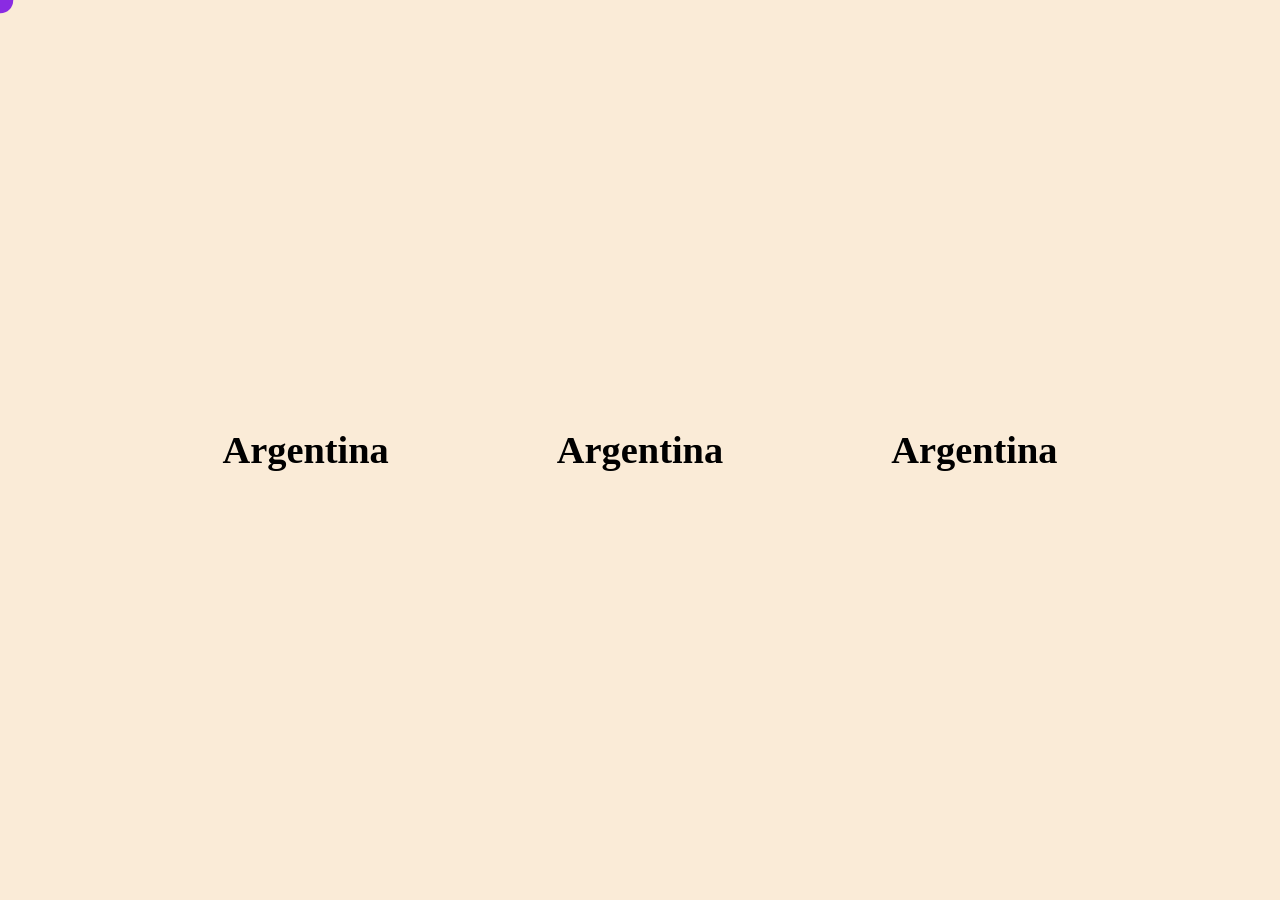
<file: circleanimation_9/index.html>
<!DOCTYPE html>
<html lang="en">
<head>
    <meta charset="UTF-8">
    <meta name="viewport" content="width=device-width, initial-scale=1.0">
    <title>Document</title>
    <link rel="stylesheet" href="style.css">
</head>
<body>
    
    <div class="main">
        <div class="circle"></div>
      <div class="frames">
        <div class="frames">
            <div class="frame">
           <span>Argentina</span>
           <span>Germany</span>
       </div>
          </div>
          <div class="frames">
            <div class="frame">
           <span>Argentina</span>
           <span>Germany</span>
       </div>
          </div>
          <div class="frames">
            <div class="frame">
           <span>Argentina</span>
           <span>Germany</span>
       </div>
          </div>
      </div>
    </div>





    <script src="https://cdnjs.cloudflare.com/ajax/libs/gsap/3.12.4/gsap.min.js" integrity="sha512-EZI2cBcGPnmR89wTgVnN3602Yyi7muWo8y1B3a8WmIv1J9tYG+udH4LvmYjLiGp37yHB7FfaPBo8ly178m9g4Q==" crossorigin="anonymous" referrerpolicy="no-referrer"></script>
    <script src="script.js"></script>
</body>
</html>
</file>
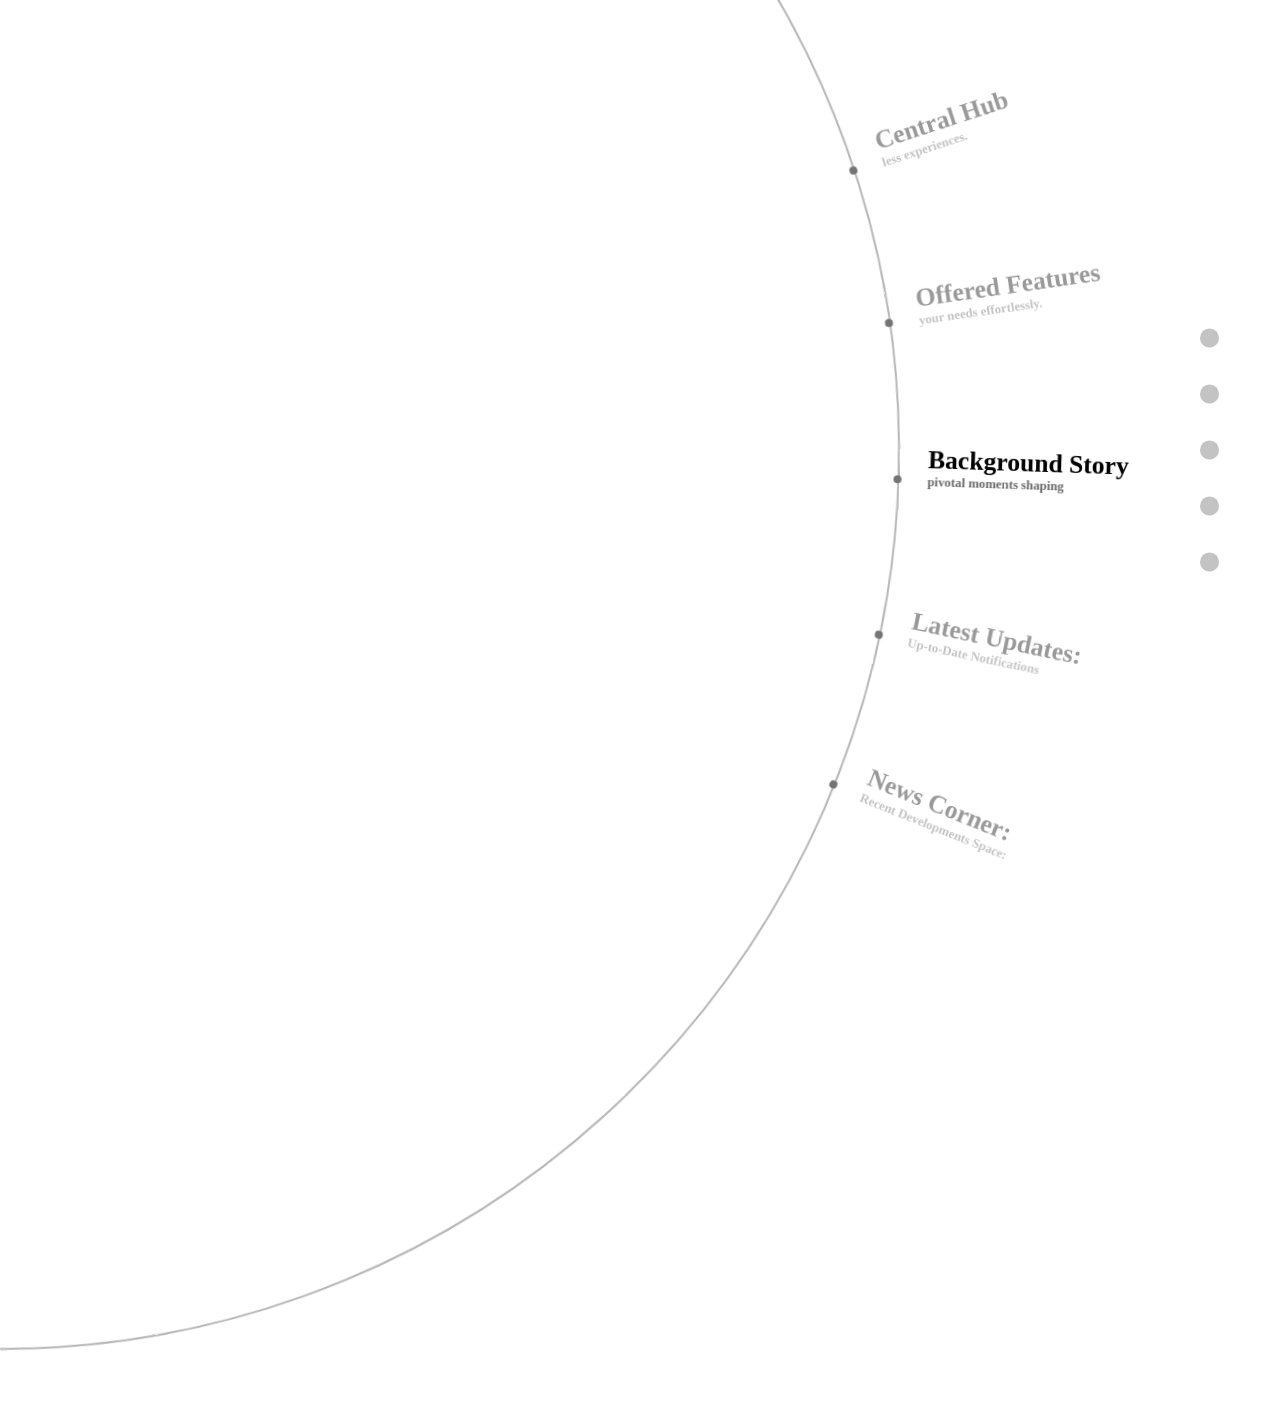
<file: circular_navs_8/index.html>
<!DOCTYPE html>
<html lang="en">
<head>
    <meta charset="UTF-8">
    <meta name="viewport" content="width=device-width, initial-scale=1.0">
    <title>Document</title>
    <link rel="stylesheet" href="style.css">
</head>
<body>
    
    <div class="main">
        <div class="circle">
            <div class="stripe str1">
                <div class="first">
                    <div class="smcircle"></div>
                </div>
                <div class="sec">
                    <h4>Central Hub</h4>
                    <h6>less experiences.</h6>
                </div>
            </div>
            <div class="stripe str2">
                <div class="first">
                    <div class="smcircle"></div>
                </div>
                <div class="sec">
                    <h4>Offered Features</h4>
                    <h6>your needs effortlessly.</h6>
                </div>
            </div>
            <div class="stripe str3">
                <div class="first">
                    <div class="smcircle"></div>
                </div>
                <div class="sec">
                    <h4>Background Story</h4>
                    <h6>pivotal moments shaping</h6>
                </div>
            </div>
            <div class="stripe str4">
                <div class="first">
                    <div class="smcircle"></div>
                </div>
                <div class="sec">
                    <h4>Latest Updates:</h4>
                    <h6>Up-to-Date Notifications</h6>
                </div>
            </div>
            <div class="stripe str5">
                <div class="first">
                    <div class="smcircle"></div>
                </div>
                <div class="sec">
                    <h4>News Corner:</h4>
                    <h6>Recent Developments Space:</h6>
                </div>
            </div>
        </div>

        <div class="panel">
            <div class="mncircle "></div> 
            <div class="mncircle "></div> 
            <div class="mncircle "></div> 
            <div class="mncircle "></div> 
            <div class="mncircle "></div> 
        </div>

     
    </div>

    <script src="https://cdnjs.cloudflare.com/ajax/libs/gsap/3.12.4/gsap.min.js" integrity="sha512-EZI2cBcGPnmR89wTgVnN3602Yyi7muWo8y1B3a8WmIv1J9tYG+udH4LvmYjLiGp37yHB7FfaPBo8ly178m9g4Q==" crossorigin="anonymous" referrerpolicy="no-referrer"></script>
    <script src="script.js"></script>
</body>
</html>
</file>
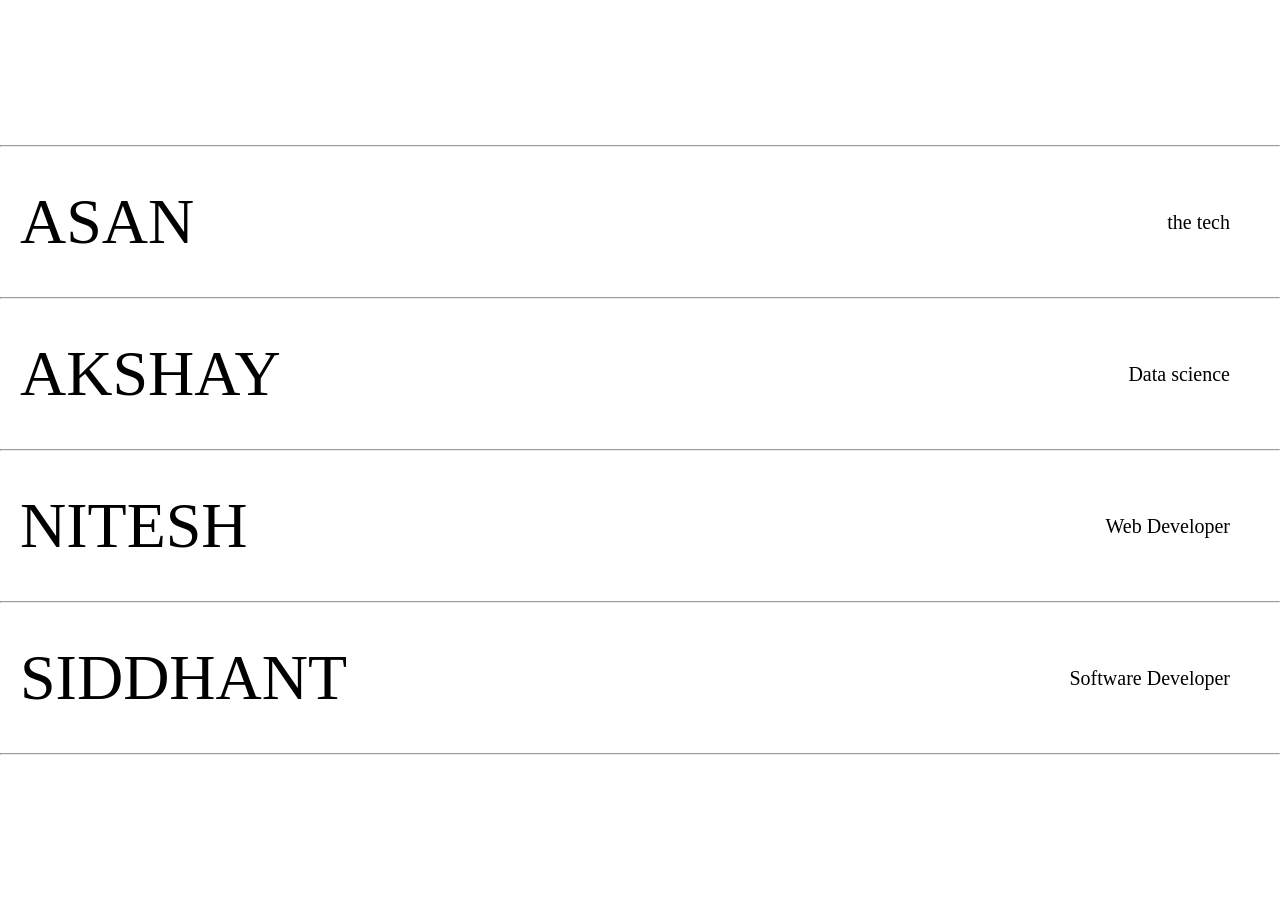
<file: image_chnage_hovering_divs_14/index.html>
<!DOCTYPE html>
<html lang="en">
<head>
    <meta charset="UTF-8">
    <meta name="viewport" content="width=device-width, initial-scale=1.0">
    <title>Document</title>
    <link rel="stylesheet" href="style.css">
</head>
<body>
    
    <div class="box">
        <div class="elems">
            <div class="img">
                <img src="assets/thumbnail-aanstekelijk-810x810-crop-q72.jpg" alt="">
            </div>
            <div class="img">
                <img src="assets/thumbnail-fabric-darkgray-810x810-crop-q72.jpg" alt="">
            </div>
            <div class="img">
                <img src="assets/thumbnail-thedamai-v2-810x810-crop-q72.jpg" alt="">
            </div>
            <div class="img">
                <img src="assets/thumbnail-twice-810x810-crop-q72.jpg" alt="">
            </div>
        </div>
    </div>
    <div class="main">
        

 





            <div class="inner">
                <hr>
                <div data-percent='0%' class="first container">
                    <h1>ASAN</h1>
                    <p>the tech</p>
                  </div>
                  <hr>
                <div data-percent='-98%' class="first container">
                  <h1>AKSHAY</h1>
                  <p>Data science</p>
                </div>
                <hr />
                <div data-percent='-197%' class="secand container">
                  <h1>NITESH</h1>
                  <p>Web Developer</p>
                </div>
                <hr />
                <div data-percent='-297%' class="third container">
                  <h1>SIDDHANT</h1>
                  <p>Software Developer</p>
                </div>
                <hr />
              </div>
        
        </div>


    <script src="https://cdnjs.cloudflare.com/ajax/libs/gsap/3.12.4/gsap.min.js" integrity="sha512-EZI2cBcGPnmR89wTgVnN3602Yyi7muWo8y1B3a8WmIv1J9tYG+udH4LvmYjLiGp37yHB7FfaPBo8ly178m9g4Q==" crossorigin="anonymous" referrerpolicy="no-referrer"></script>
    <script src="script.js"></script>
</body>
</html>
</file>
<file: circleanimation_9/style.css>
*{
    margin: 0;
    padding: 0;
    box-sizing: border-box;
    font-family: "Gilroy";
}
html , body{
    height: 100%;
    width: 100%;
}

.main{
    width: 100%;
    height: 100%;
    background: antiquewhite;
    display: flex;
    justify-content: center;
    align-items: center;

}

.frame span{

display: flex;
align-items: center;
justify-content: baseline;
height: 5vw;
padding: 0vw 5vw;
text-align: center;
font-size: 3vw;
font-weight: 700;
cursor: pointer;
/* background: #db0505; */
/* transform: translateY(-5vw); */
 transition: all cubic-bezier(0.19, 1, 0.22, 1) 0.5s;
}



.frame{
    height: 5vw;
     overflow: hidden;
     z-index: 20;
    /* background: #f4f008; */
}  


.circle{
    pointer-events: none;
    width: 2vw;
    transform: translate(-50% , -50%);
    position: absolute;
    left: 0;
    top: 0;
    height: 2vw;
    transition: all cubic-bezier(0.19, 1, 0.22, 1) 0.5s;
    background-color: blueviolet;
    border-radius:50% ;
}

.frames{
    display: flex;
    gap: 40px;
}






/*  linear   interpelation : lerp */
/* /*  clamping   , mapRange */
</file>
<file: circular_navs_8/style.css>
*{
    margin: 0;
    padding: 0;
    box-sizing: border-box;
    font-family: "Gilroy";
}
html , body{
    height: 100%;
    width: 100%;
    overflow: hidden;
}

.main{
    width: 100%;
    /* height: 100%; */
    background: #c0c0c0;
}

.circle{
    display: flex;
    justify-content: center;
    align-items: center;
    height: 200vh;
    width: 200vh;
    /* background: #000; */
    border-radius: 50%;
    position: absolute;
    top: 50%; 
    transform: translate(0% , -50%) rotate(100deg) ;  
    left: -100vh;
    border: 2px solid #b8b7b7;

}

.stripe{
    position: absolute;
    top: 50%;
    display: flex;
    left: 50%;
    transform: translate(0, -50%);
    width: 100%;
    height: 70px;
    /* background: #759300; */
    transform-origin: 0% 50%;  }

.str1{
    transform:translate(0, -50%) rotate(-20deg);
}

.str2{
    transform:translate(0, -50%) rotate(-10deg);
}

.str4{
    transform:translate(0, -50%) rotate(10deg);
}

.str5{
    transform:translate(0, -50%) rotate(20deg);
}

.first{
    width: 50%;
    height: 100%;
    position: relative;
    /* background-color: green; */
}

.sec{
    width: 50%;
    height: 100%;
    /* background-color: rgb(7, 20, 56); */
    padding-left: 30px;
    opacity: 0.4;
}
.sec h4 {
    font-size: 2vw;
}
.sec h6 {
    font-size: 1vw;
    opacity: 0.6;
}

.smcircle{
    height: 0.6vw;
    width: 0.6vw;
    border-radius: 50%;
    background: #747474;
    position: absolute;
    right: -0.31vw;
    transform: translate(0 , -50%);
    top: 50%;
}

.panel{
    height: 27%;
    width: 3%;
    /* background: #785858; */
    position: absolute;
    top:50% ;
    right: 4%;
    transform: translate(0 , -50%);
    display: flex;
    flex-direction: column;
    align-items: center;
    justify-content: space-between;
}
.panel .mncircle{
    height: 1.5vw;
    width: 1.5vw;
    border-radius: 50%;
    opacity: 0.5;
    /* background: #000000; */
    cursor: pointer;
    background: rgb(135, 135, 135) ;
}
</file>
<file: image_chnage_hovering_divs_14/style.css>
*{
    margin: 0;
    padding: 0;
    box-sizing: border-box;
    font-family: "Gilroy";
}
html , body{
    height: 100%;
    width: 100%;
}

.main{
    width: 100%;
    height: 100%;
display: flex;
justify-content: space-around;
align-items: center;
}

.box{
    width: 400px;
    height: 400px;
    overflow: hidden;
    position: absolute;
    transform: translate(-50%,-50%);
    pointer-events: none;
    z-index: 99999;
    opacity: 0;
    background: #000;
}

.img img{
   height:400px;
   width: 400px;
   pointer-events: none;
   z-index: 99999;

}





.inner {
    width: 100%;
    height: 100%;
    display: flex;
    flex-direction: column;
    justify-content: center;
    overflow-x: hidden;
  }
  
  .first,
  .secand,
  .third {
    width: 100%;
    height: 150px;
    display: flex;
    justify-content: space-between;
  }

  .container:hover {
opacity: 0.5;
transition: all 0.7s cubic-bezier(0.175, 0.885, 0.32, 1.275) ;
scale: 1.001;
  }

  .container:hover h1 {
    font-weight: 600;
  }
  
  .first h1,
  .secand h1,
  .third h1 {
    padding: 20px;
    font-size: 5vw;
    font-weight: 100;
    display: flex;
    align-items: center;
    justify-content: center;
  }
  
  .first p,
  .secand p,
  .third p {
    padding: 50px;
    font-size: 20px;
    font-weight: 100;
    display: flex;
    align-items: center;
    justify-content: center;
  }
</file>
